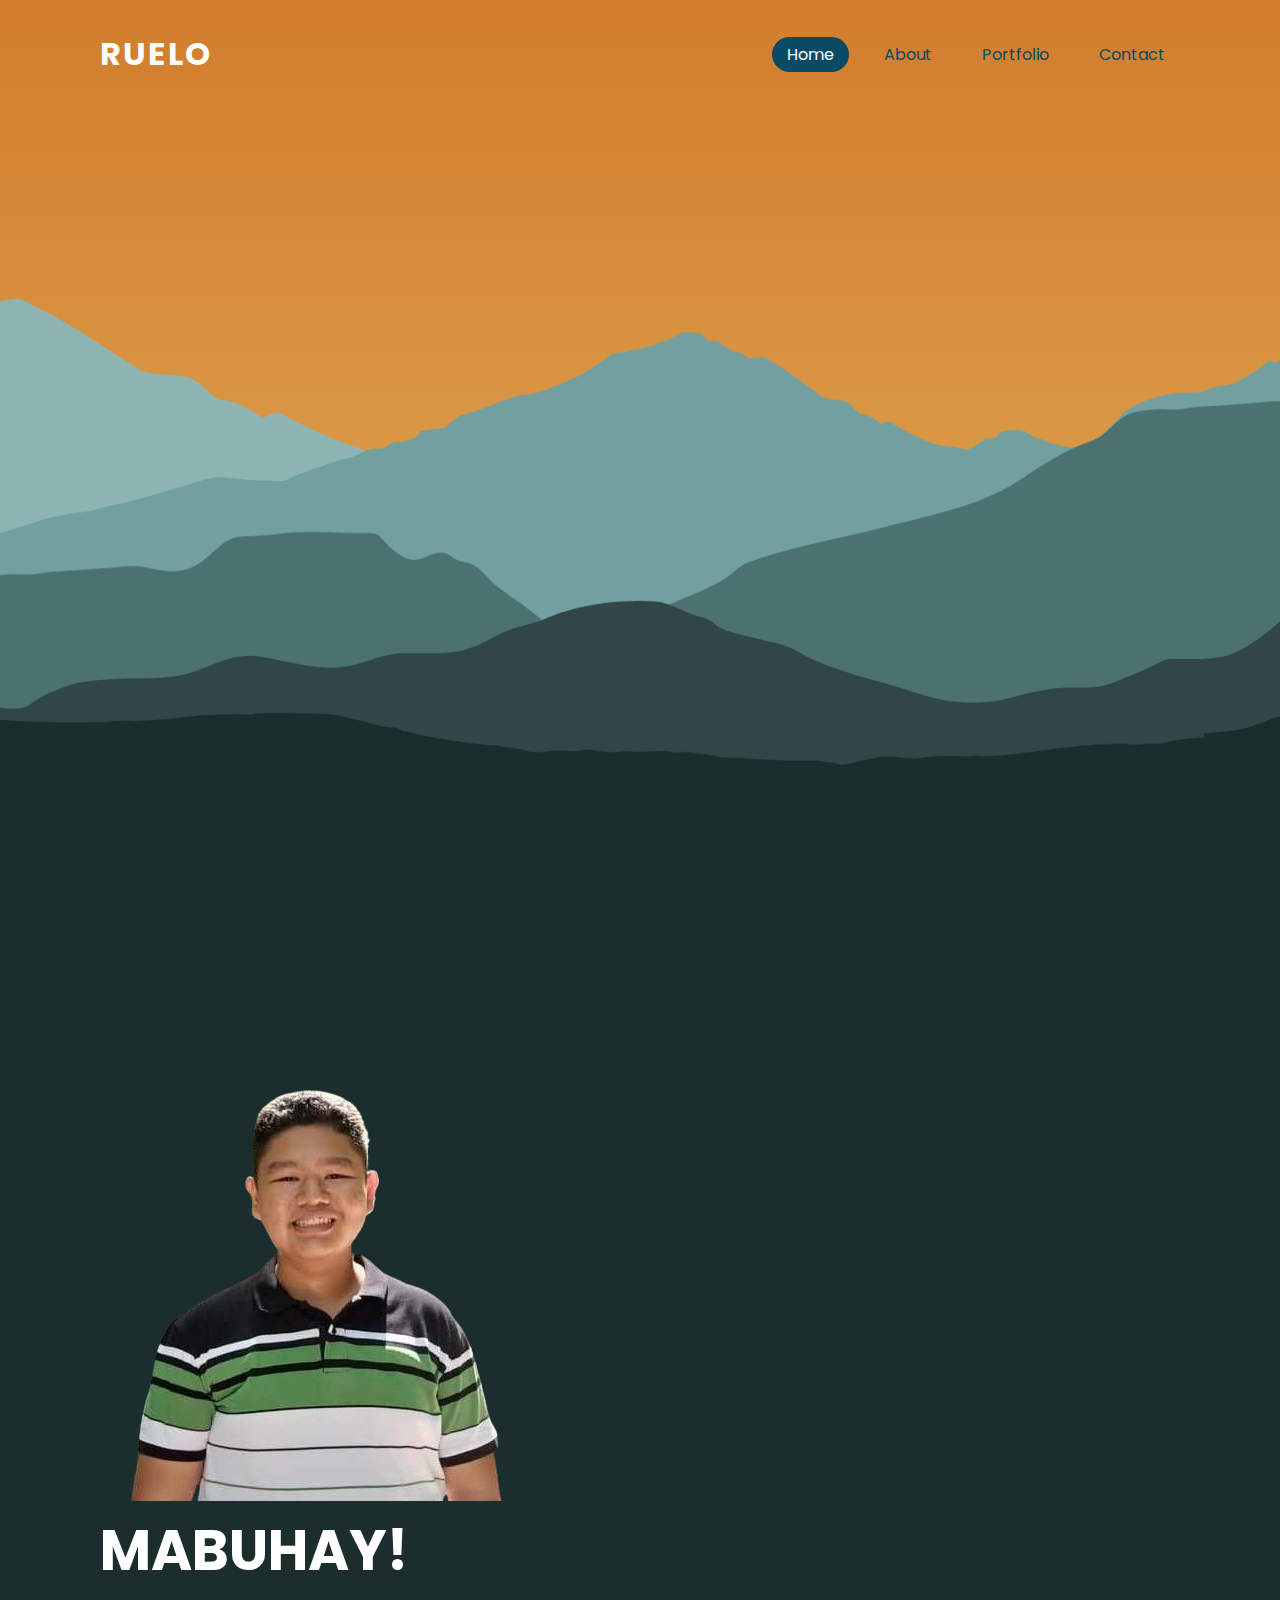
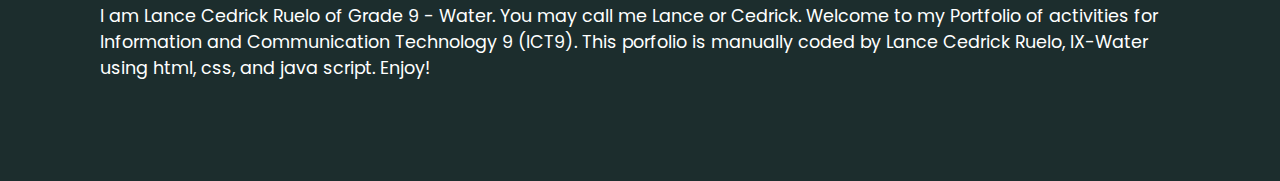
<file: index.html>
<!doctype html>
<html>
    <head>
        <title> LANCE CEDRICK O RUELO ICT</title>
        <link rel="stylesheet" type="text/css" href="style.css">
        </head>
        <body>
            <header>
                <a href="#" class="logo">RUELO</a>
                <ul>
                    <li><a href="#" class="active">Home</a></li>
                    <li><a href="About.html">About</a></li>
                    <li><a href="Portfolio.html">Portfolio</a></li>
                    <li><a href="Contact.html">Contact</a></li>
                </ul>
            </header>
            <section id="scene">
                <h2 id="text">LANCE CEDRICK O. RUELO</h2>
                <img src="01.png" id="img1">
                <img src="02.png" id="img2">
                <img src="03.png" id="img3">
                <img src="03 - Copy.png" id="img4">
            </section>
            <div class="sec">
                <img src="att.JMaSWfI8IB5PX1lneNkL3ARmwQvDvJoBbH-KWCVSDkQ-removebg-preview.png" alt="Contact"> </img>
                <h2>MABUHAY!</h2>
                <p>I am Lance Cedrick Ruelo of Grade 9 - Water. You may call me Lance or Cedrick. 
                    Welcome to my Portfolio of activities for Information and Communication Technology 9 (ICT9).
                    This porfolio is manually coded by Lance Cedrick Ruelo, IX-Water using html, css, and java script. Enjoy!               </p>
            </div>
            <script>
                let text= document.getElementById('text');
                let img1= document.getElementById('img1');
                let img2= document.getElementById('img2');
                let img3= document.getElementById('img3');
                let img4= document.getElementById('img4');

                window.addEventListener('scroll', function(){
                    let value = window.scrollY;
                    text.style.marginTop = value * -3.5+'px';
                    img1.style.top = value * 0.75+'px';
                })
            </script>
        </body>
</html>
</file>
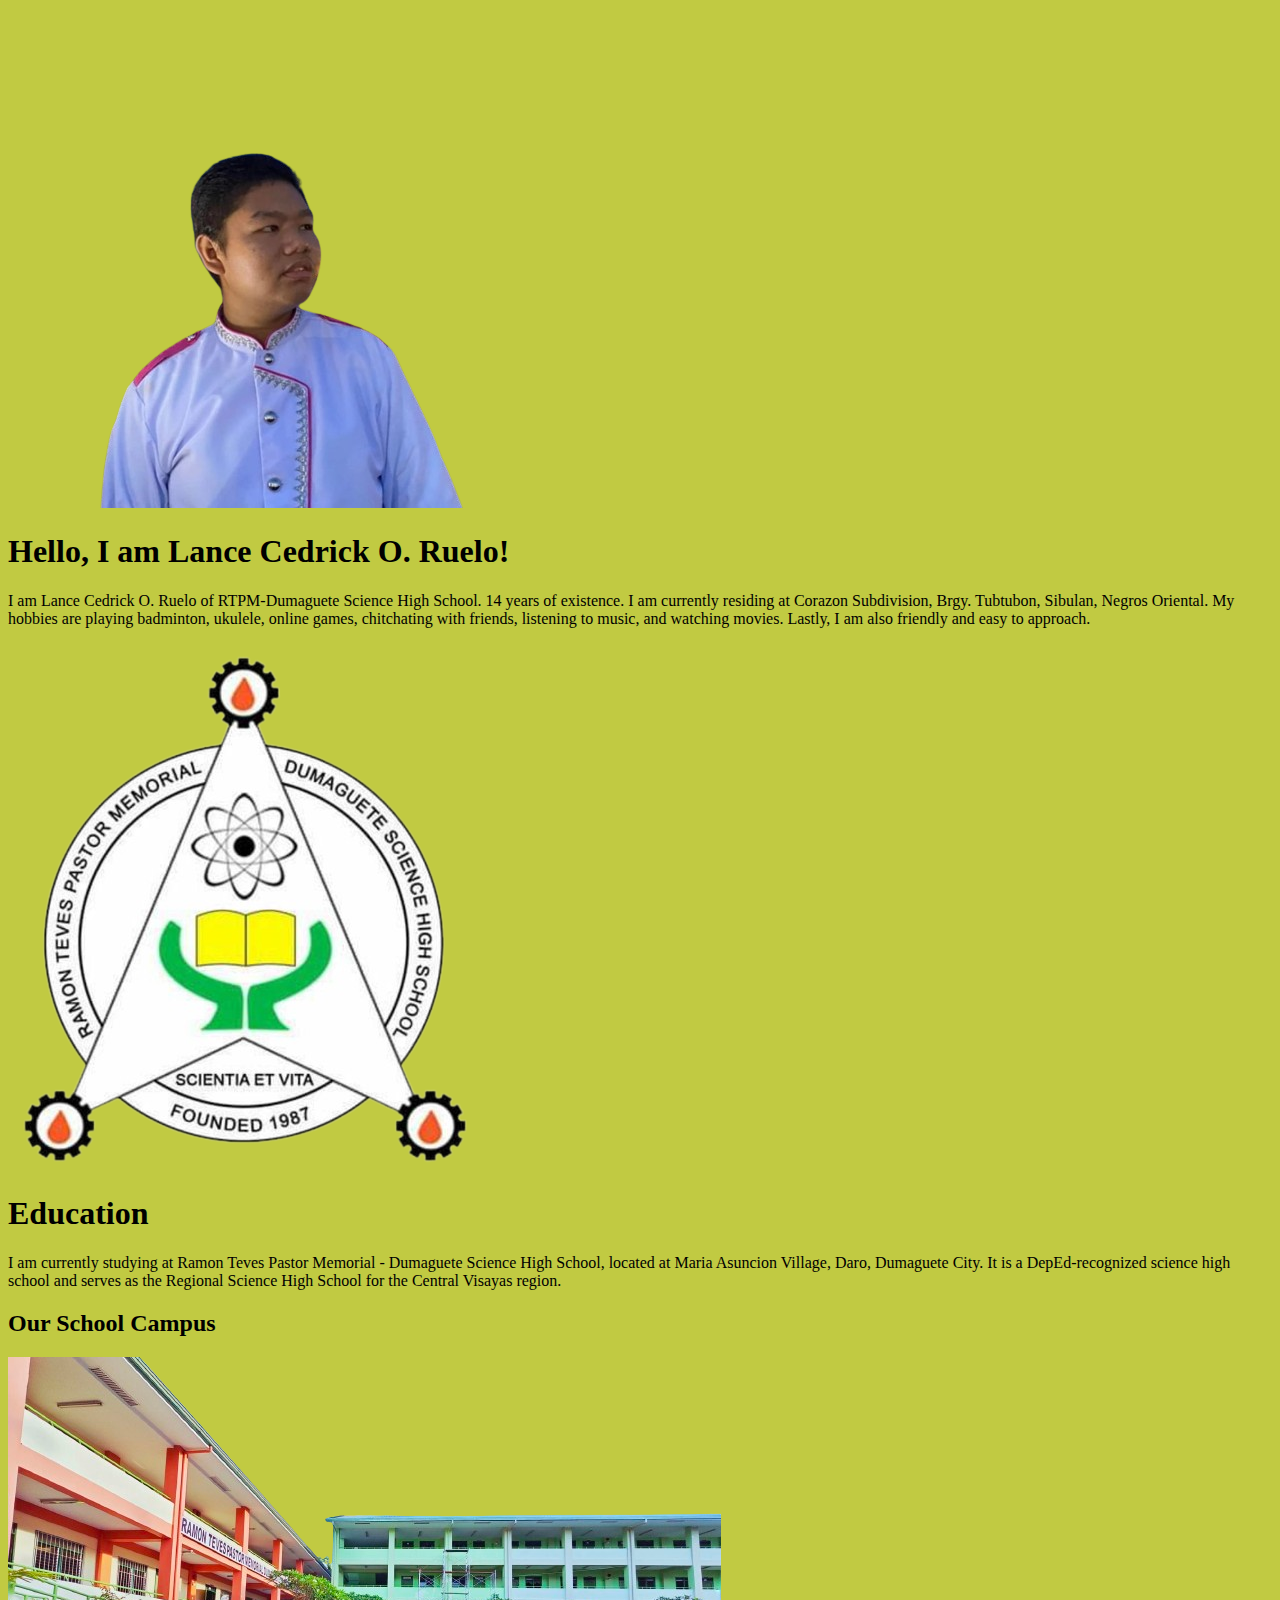
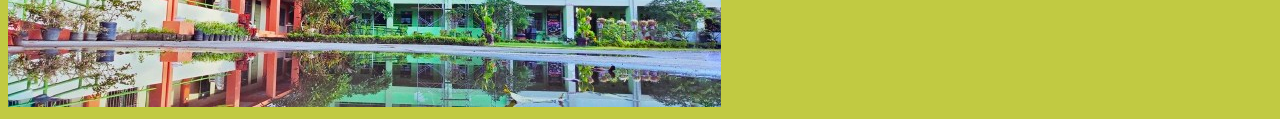
<file: About.html>
<!DOCTYPE html>
<!DOCTYPE html>
<html lang="en">
<head>
    <meta charset="UTF-8">
    <meta http-equiv="X-UA-Compatible" content="IE=edge">
    <meta name="viewport" content="width=device-width, initial-scale=1.0">
    <title>About</title>
</head>
<body style=background-color:#c1ca42
<br>
        <img src="att.-KEOPr1rbwQlHysxVhB1OxfsgLupfKHjeU7SYkqChLU-removebg-preview.png" alt="Lance" class="center"> </img>
        <h1> Hello, I am Lance Cedrick O. Ruelo!</h1>
        <p>I am Lance Cedrick O. Ruelo of RTPM-Dumaguete Science High School. 
            14 years of existence. I am currently residing at Corazon Subdivision, Brgy. Tubtubon, 
            Sibulan, Negros Oriental. My hobbies are playing badminton, ukulele, 
            online games, chitchating with friends, listening to music, and 
            watching movies. Lastly, I am also friendly and easy to approach. </p>
    </div>
    <img src="Duscian_Logo-removebg-preview (1).png" text-align="right" alt="RTPM-DSHS"> </img>
    <h1> Education</h1>
    <p>I am currently studying at Ramon Teves Pastor Memorial - Dumaguete Science High School, 
        located at Maria Asuncion Village, Daro, Dumaguete City.  It is a DepEd-recognized 
        science high school and serves as the Regional Science High School for the Central 
        Visayas region. </p>
    <h2> Our School Campus</h2>
    <img src="369680462_10210813366647382_307414351472576471_n-removebg-preview.png" text-align="right" alt="RTPM-DSHS"> </img>
</body>
</html>
</file>
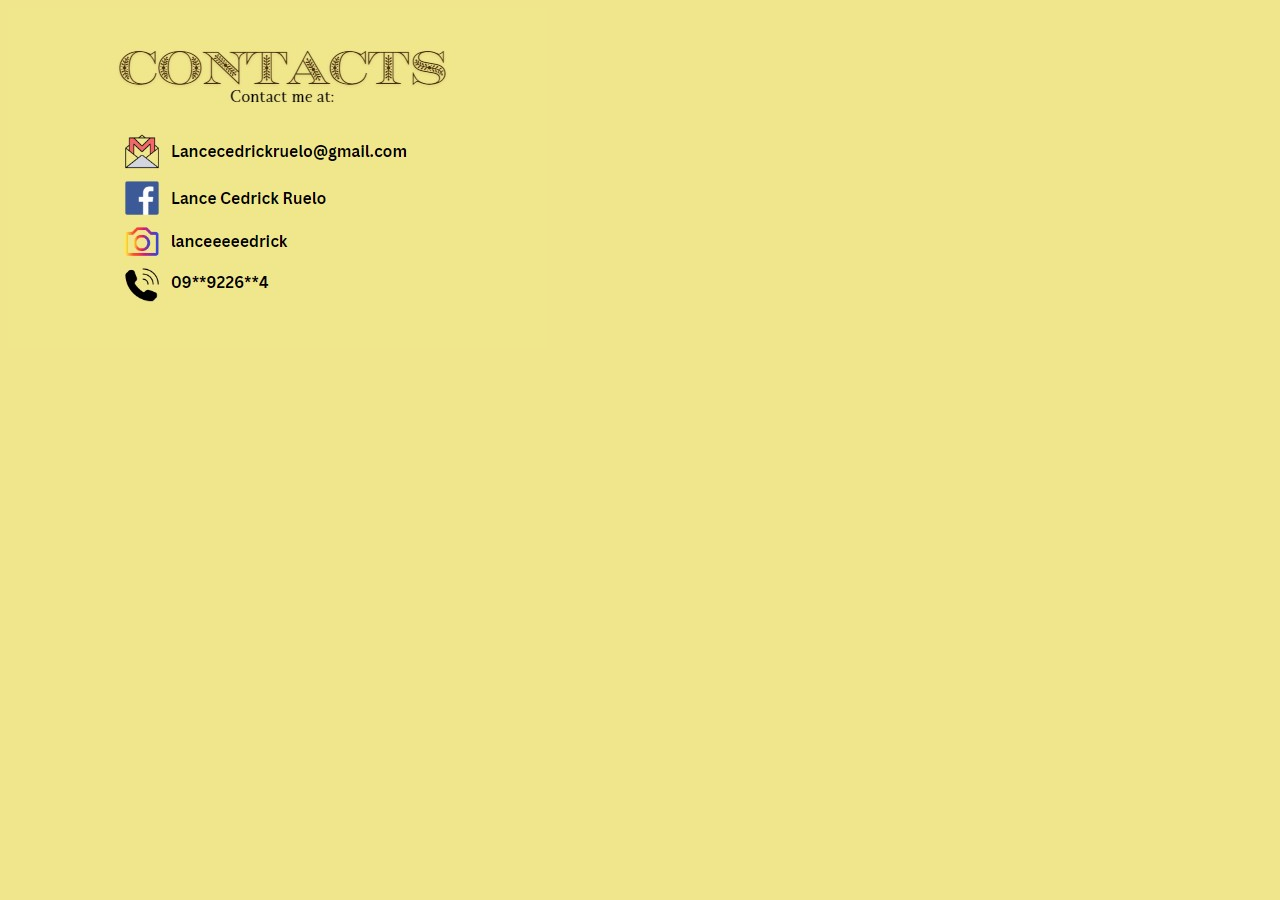
<file: Contact.html>
<!DOCTYPE html>
<!DOCTYPE html>
<html lang="en">
<head>
    <meta charset="UTF-8">
    <meta http-equiv="X-UA-Compatible" content="IE=edge">
    <meta name="viewport" content="width=device-width, initial-scale=1.0">
    <title>Contacts</title>
</head>
<body style=background-color:#F0E68C
<br>
        <img src="Contacts.jpg" alt="Contact"> </img>

</body>
</html>
</file>
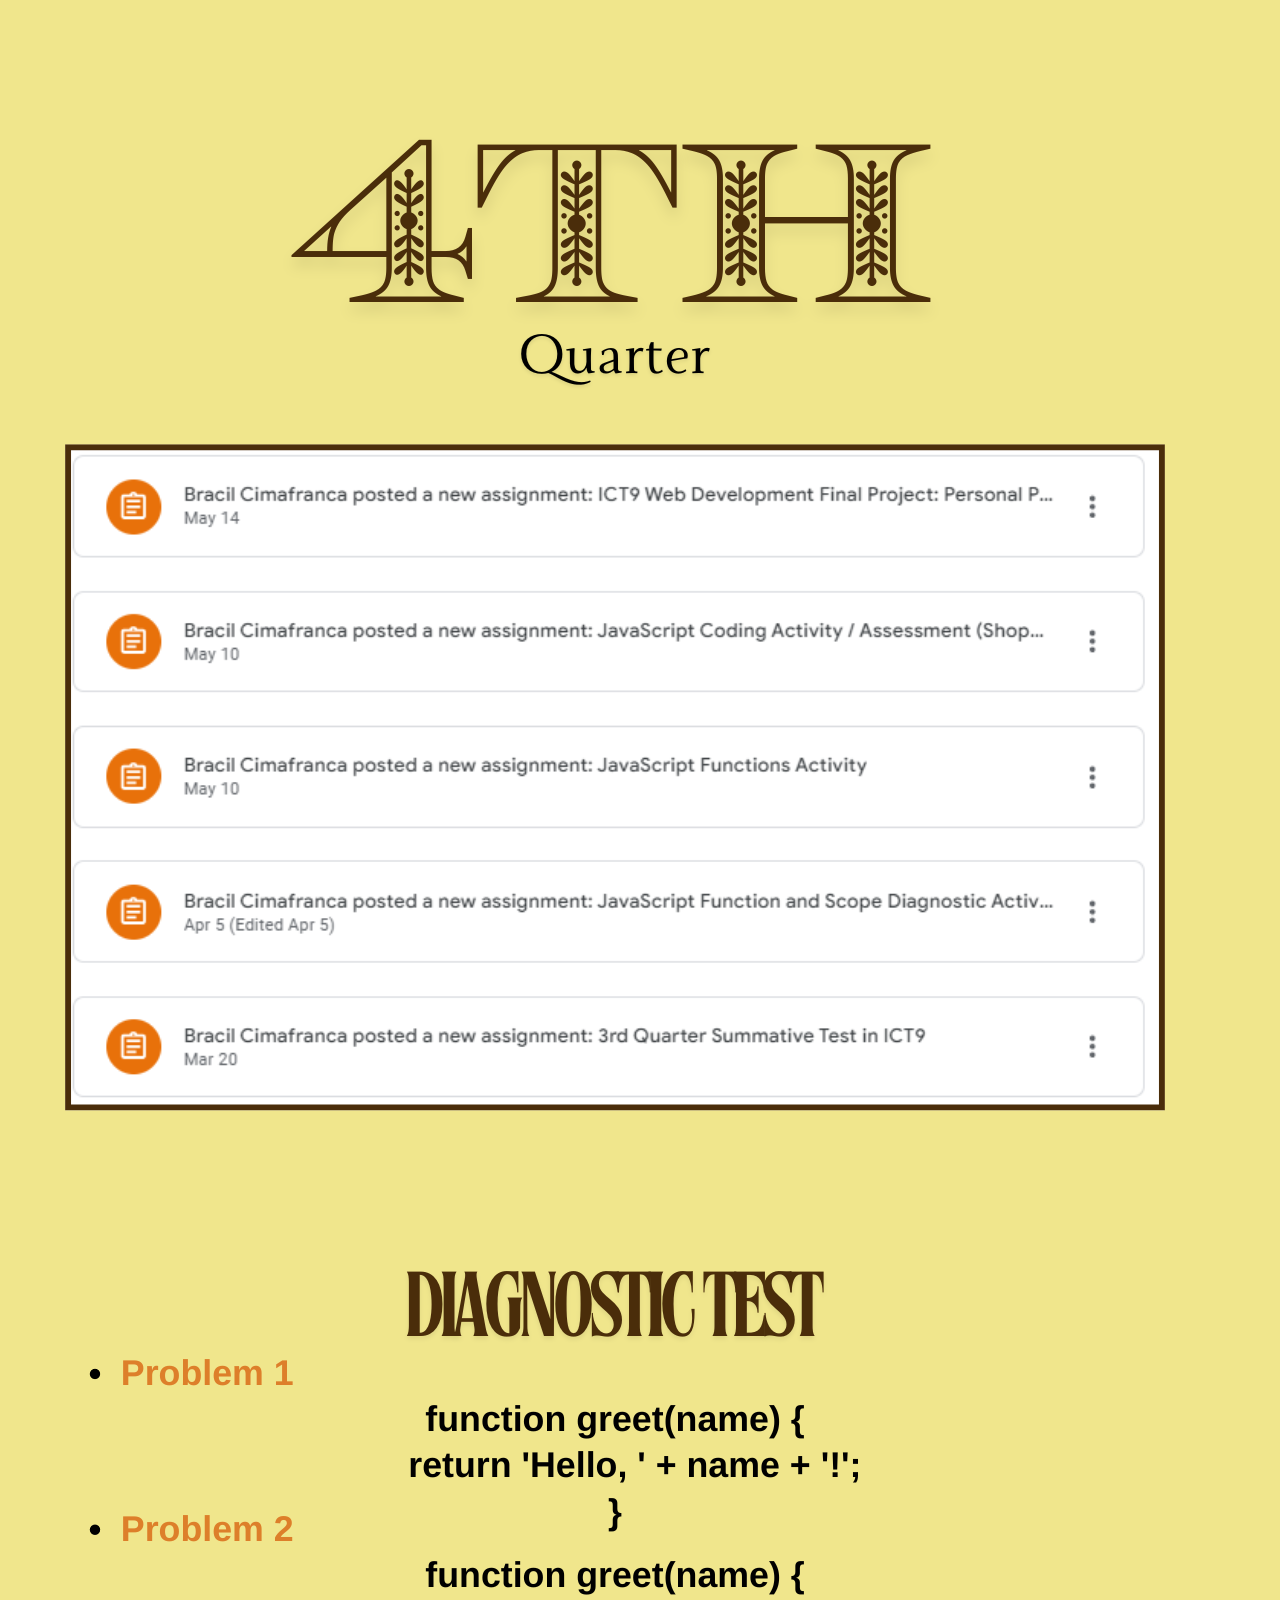
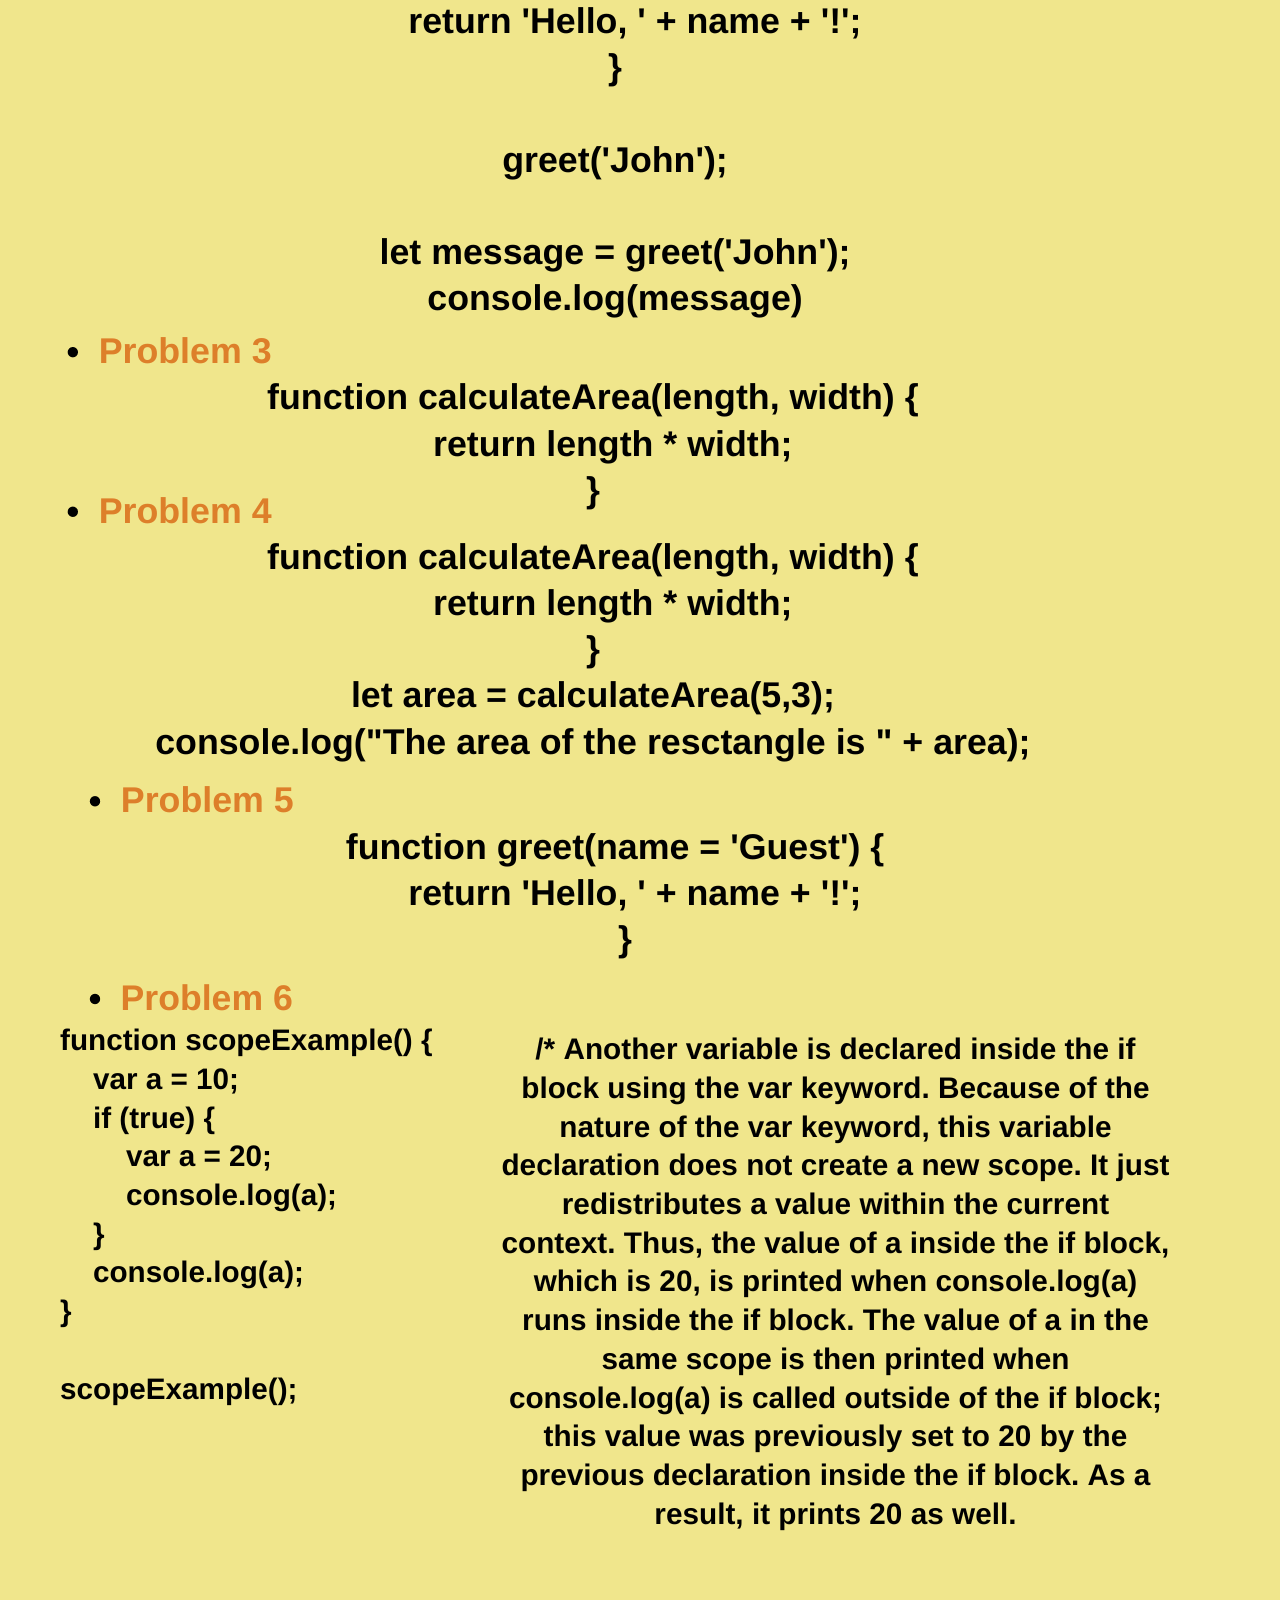
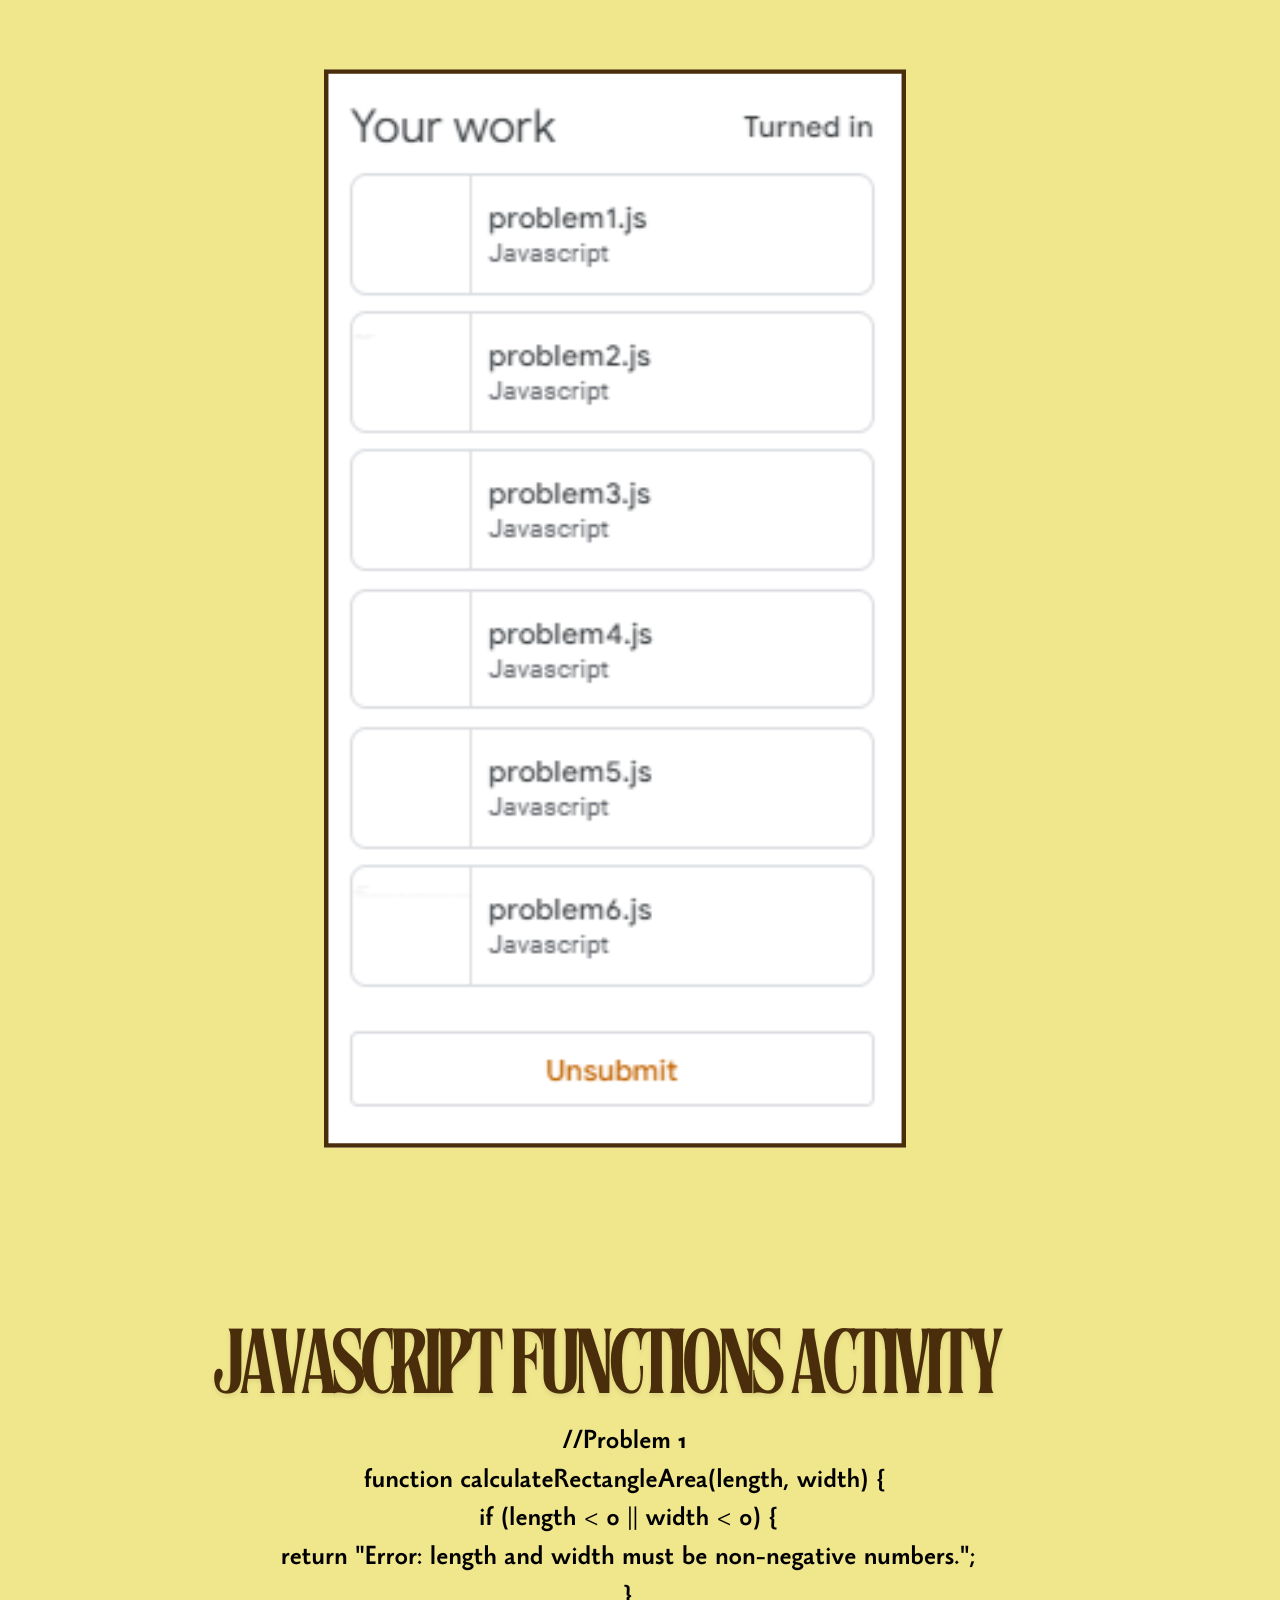
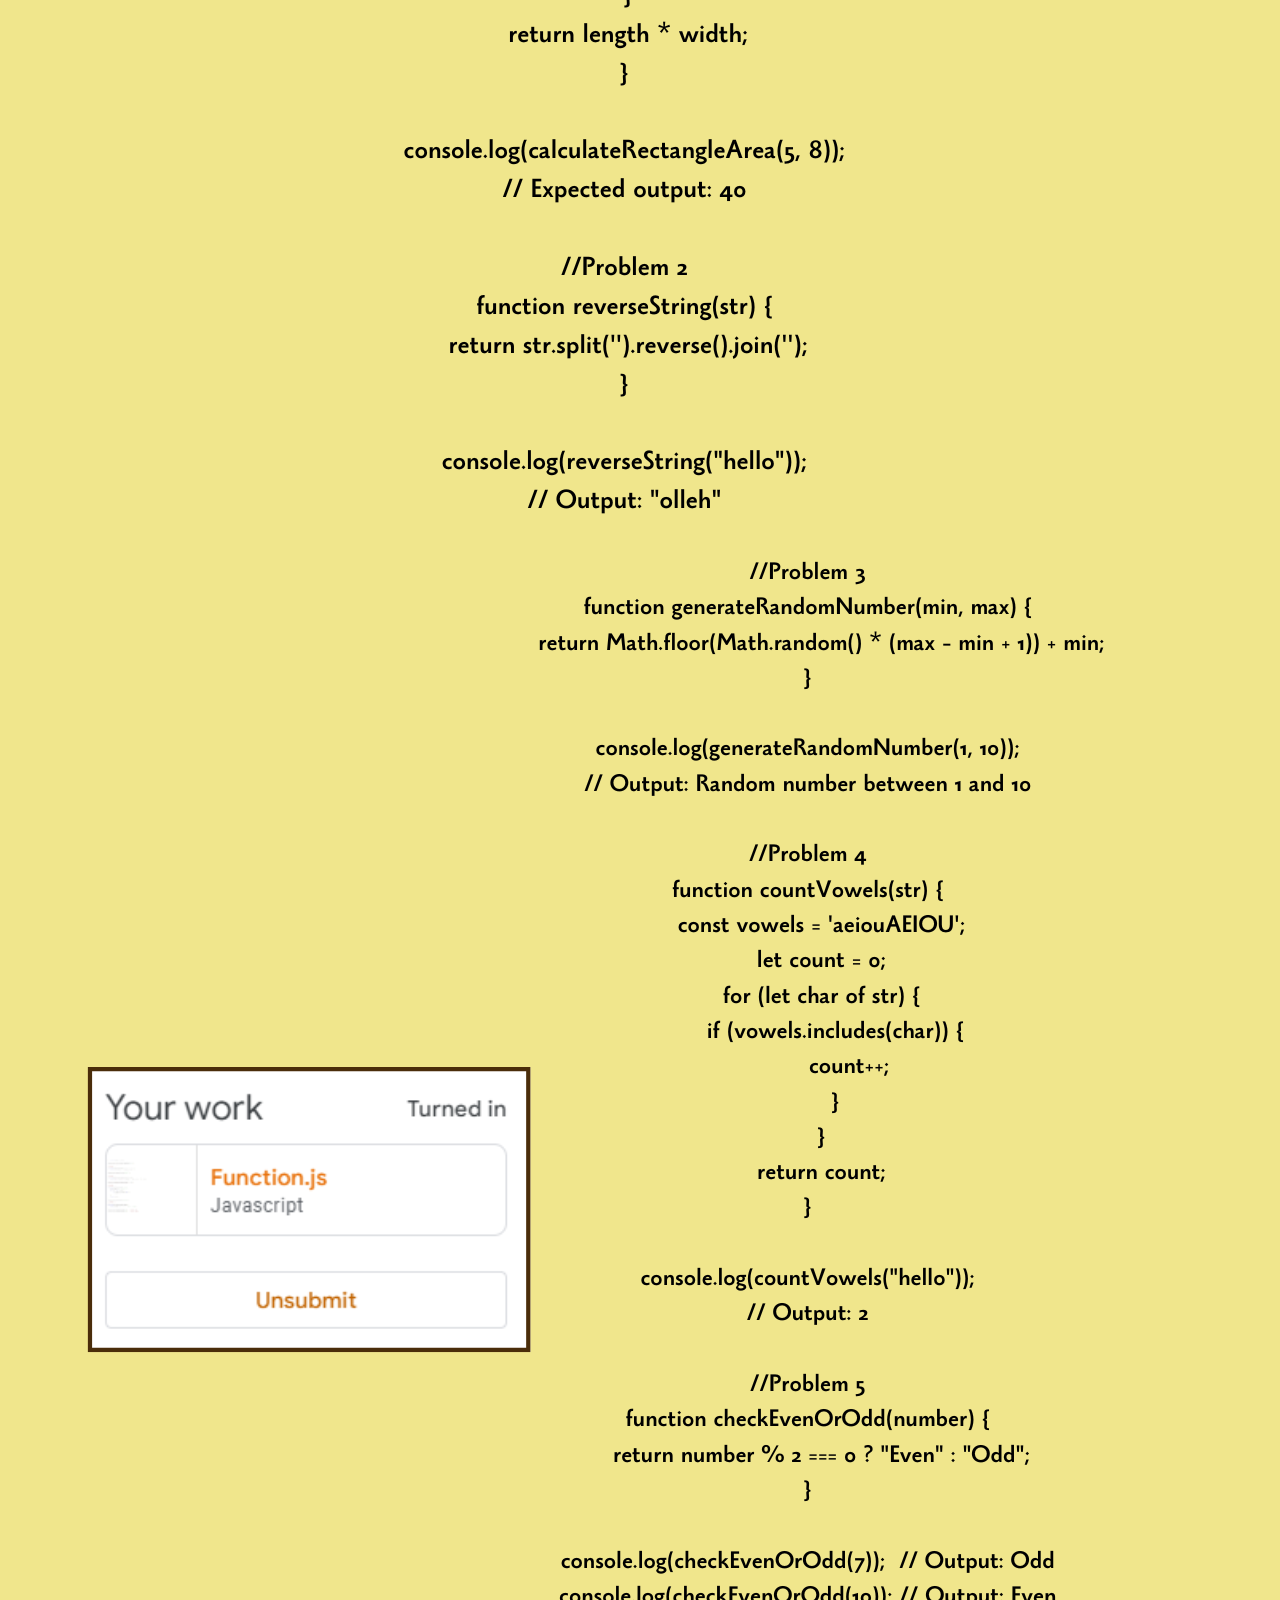
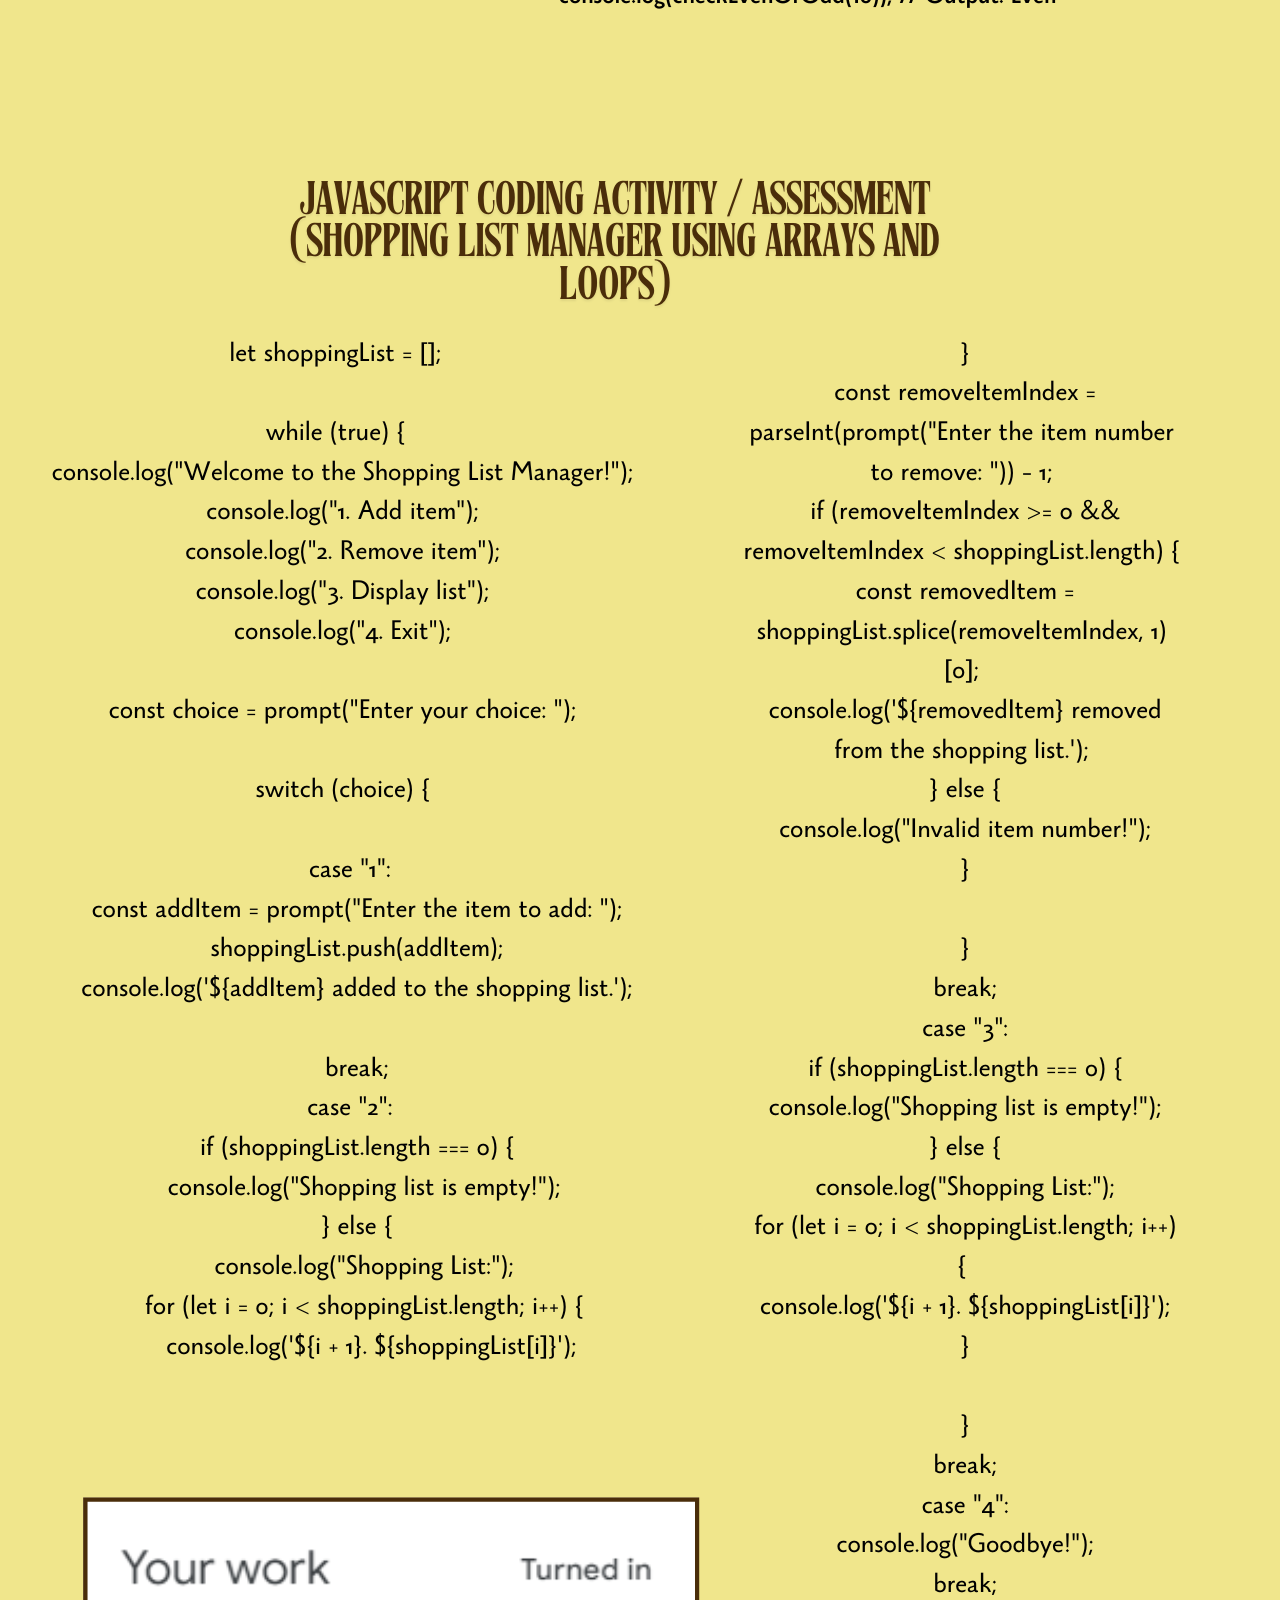
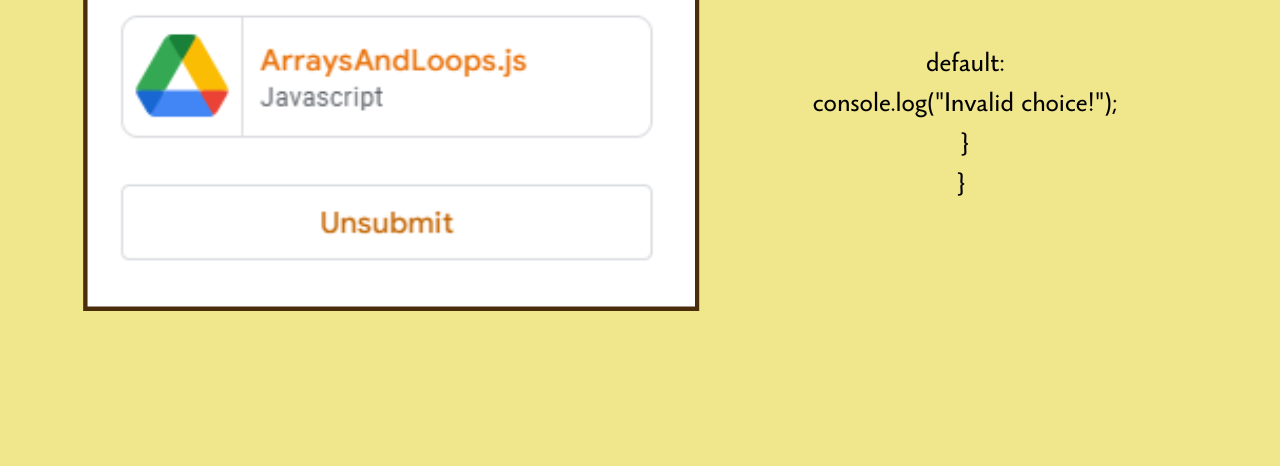
<file: Portfolio.html>
<!DOCTYPE html>
<!DOCTYPE html>
<html lang="en">
<head>
    <meta charset="UTF-8">
    <meta http-equiv="X-UA-Compatible" content="IE=edge">
    <meta name="viewport" content="width=device-width, initial-scale=1.0">
    <title>Portfolio</title>
</head>
<body style=background-color:#F0E68C
<br>
        <img src="Q4 3.png" alt="Quarter 4"> </img>
        <img src="Q4 4.png" alt="Quarter 4"> </img>
        <img src="Q4 5.png" alt="Quarter 4"> </img>
        <img src="Q4 1.png" alt="Quarter 4"> </img>
        <img src="Q4 2.png" alt="Quarter 4"> </img>


</body>
</html>
</file>
<file: style.css>
@import url('https://fonts.googleapis.com/css?family=Poppins:300,400,500,600,700,800,900&display=swap');
@import url('https://fonts.googleapis.com/css2?family=Rancho&display=swap');
*
{
    margin: 0;
    padding: 0;
    box-sizing: border-box;
    font-family: 'Poppins', sans-serif;
}
body
{
    min-height: 100vh;
    background: linear-gradient(#D27D2D, #F0E68C)
}
header
{
    position: absolute;
    top: 0;
    left: 0;
    width: 100%;
    padding: 30px 100px;
    display: flex;
    justify-content: space-between;
    align-items: center;
    z-index: 1000;
}
header .logo
{
    color: #fff;
    font-weight: 700;
    text-decoration: none;
    font-size: 2em;
    text-transform: uppercase;
    letter-spacing: 2px;
}
header ul
{
    display: flex;
    justufy-content: center;
    align-items: center;
}
header ul li
{
    list-style: none;
    margin-left: 20px;
}
header ul li a
{
    text-decoration: none;
    padding: 6px 15px;
    color: #094b65;
    border-radius: 20px;
}
header ul li a:hover,
header ul li a.active
{
    background: #094b65;
    color:#fff;
}
#scene
{
    position: relative;
    width: 100%;
    height: 100vh;
    display: flex;
    justify-content: center;
    align-items: center;
    overflow: hidden;
}
#scene #text
{
    position: absolute;
    transform: translateY(100%);
    color: #094b65;
    font-family: 'Rancho', cursive;
    font-size: 10vw;
    white-space: no-wrap;
    text-align: center;
}
#scene img
{
    position: absolute;
    top: 0;
    left: 0;
    width: 100%;
    height: 100%;
    object-fit: cover;
    pointer-events: none;
}
.sec
{
    position: reative;
    padding: 100px;
    background: #1C2D2D;
}
.sec h2
{
    font-size: 3.5em;
    color: #fff;
    margin-bottom: 10px;
}
.sec p
{
    color: #fff;
    font-size: 1.1em;
}
</file>
